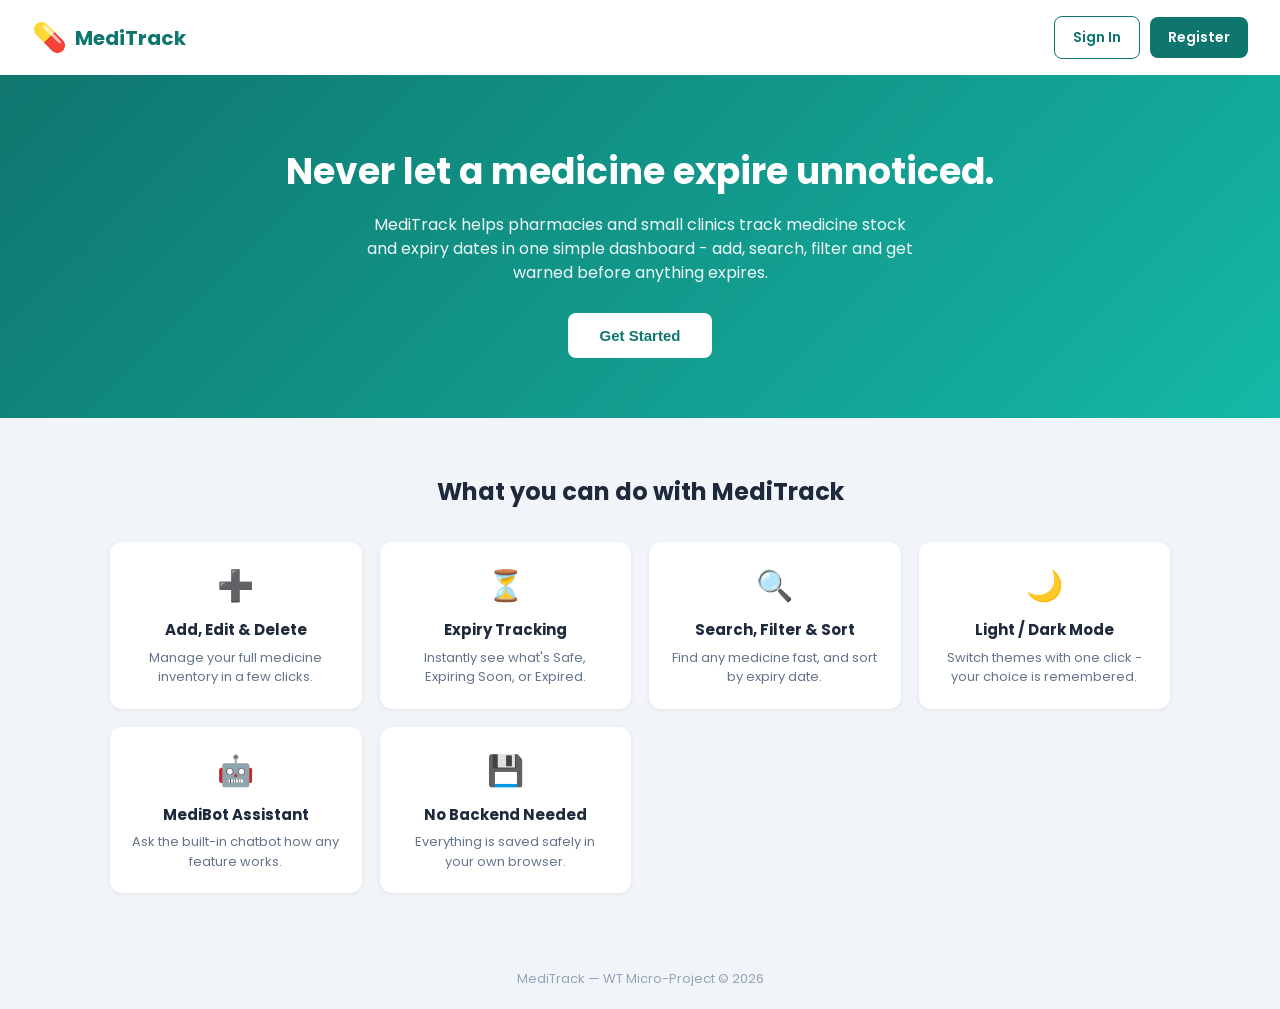
<file: index.html>
<!DOCTYPE html>
<html lang="en">
<head>
  <meta charset="UTF-8" />
  <meta name="viewport" content="width=device-width, initial-scale=1.0" />
  <title>MediTrack - Medicine Expiry Reminder System</title>

  <link rel="stylesheet" href="style.css" />
  <link rel="stylesheet" href="landing.css" />

  <link rel="preconnect" href="https://fonts.googleapis.com">
  <link href="https://fonts.googleapis.com/css2?family=Poppins:wght@400;500;600;700&display=swap" rel="stylesheet">
</head>
<body>

  <!-- ===================== NAVBAR ===================== -->
  <nav class="navbar">
    <div class="brand">
      <span class="brand-icon">💊</span>
      <h1>MediTrack</h1>
    </div>
    <!-- Two entry points: existing users sign in, new users register -->
    <div class="nav-auth-links" id="navAuthLinks">
      <a href="signin.html" id="navSignInLink" class="nav-link nav-link-outline">Sign In</a>
      <a href="register.html" id="navAuthLink" class="nav-link">Register</a>
    </div>
  </nav>

  <!-- ===================== HERO / INTRODUCTION ===================== -->
  <section class="hero">
    <h2>Never let a medicine expire unnoticed.</h2>
    <p>
      MediTrack helps pharmacies and small clinics track medicine stock and
      expiry dates in one simple dashboard - add, search, filter and get
      warned before anything expires.
    </p>
    <!-- Hero button: new/returning users start here (Sign In button removed) -->
    <div class="hero-btn-group">
      <button id="getStartedBtn" class="btn-hero">Get Started</button>
    </div>
  </section>

  <!-- ===================== FEATURES ===================== -->
  <section class="features">
    <h3>What you can do with MediTrack</h3>
    <div class="features-grid">

      <div class="feature-card">
        <div class="feature-icon">➕</div>
        <h4>Add, Edit & Delete</h4>
        <p>Manage your full medicine inventory in a few clicks.</p>
      </div>

      <div class="feature-card">
        <div class="feature-icon">⏳</div>
        <h4>Expiry Tracking</h4>
        <p>Instantly see what's Safe, Expiring Soon, or Expired.</p>
      </div>

      <div class="feature-card">
        <div class="feature-icon">🔍</div>
        <h4>Search, Filter & Sort</h4>
        <p>Find any medicine fast, and sort by expiry date.</p>
      </div>

      <div class="feature-card">
        <div class="feature-icon">🌙</div>
        <h4>Light / Dark Mode</h4>
        <p>Switch themes with one click - your choice is remembered.</p>
      </div>

      <div class="feature-card">
        <div class="feature-icon">🤖</div>
        <h4>MediBot Assistant</h4>
        <p>Ask the built-in chatbot how any feature works.</p>
      </div>

      <div class="feature-card">
        <div class="feature-icon">💾</div>
        <h4>No Backend Needed</h4>
        <p>Everything is saved safely in your own browser.</p>
      </div>

    </div>
  </section>

  <footer class="landing-footer">
    <p>MediTrack &mdash; WT Micro-Project &copy; 2026</p>
  </footer>

  <script src="auth.js"></script>
  <script src="landing.js"></script>
</body>
</html>
</file>
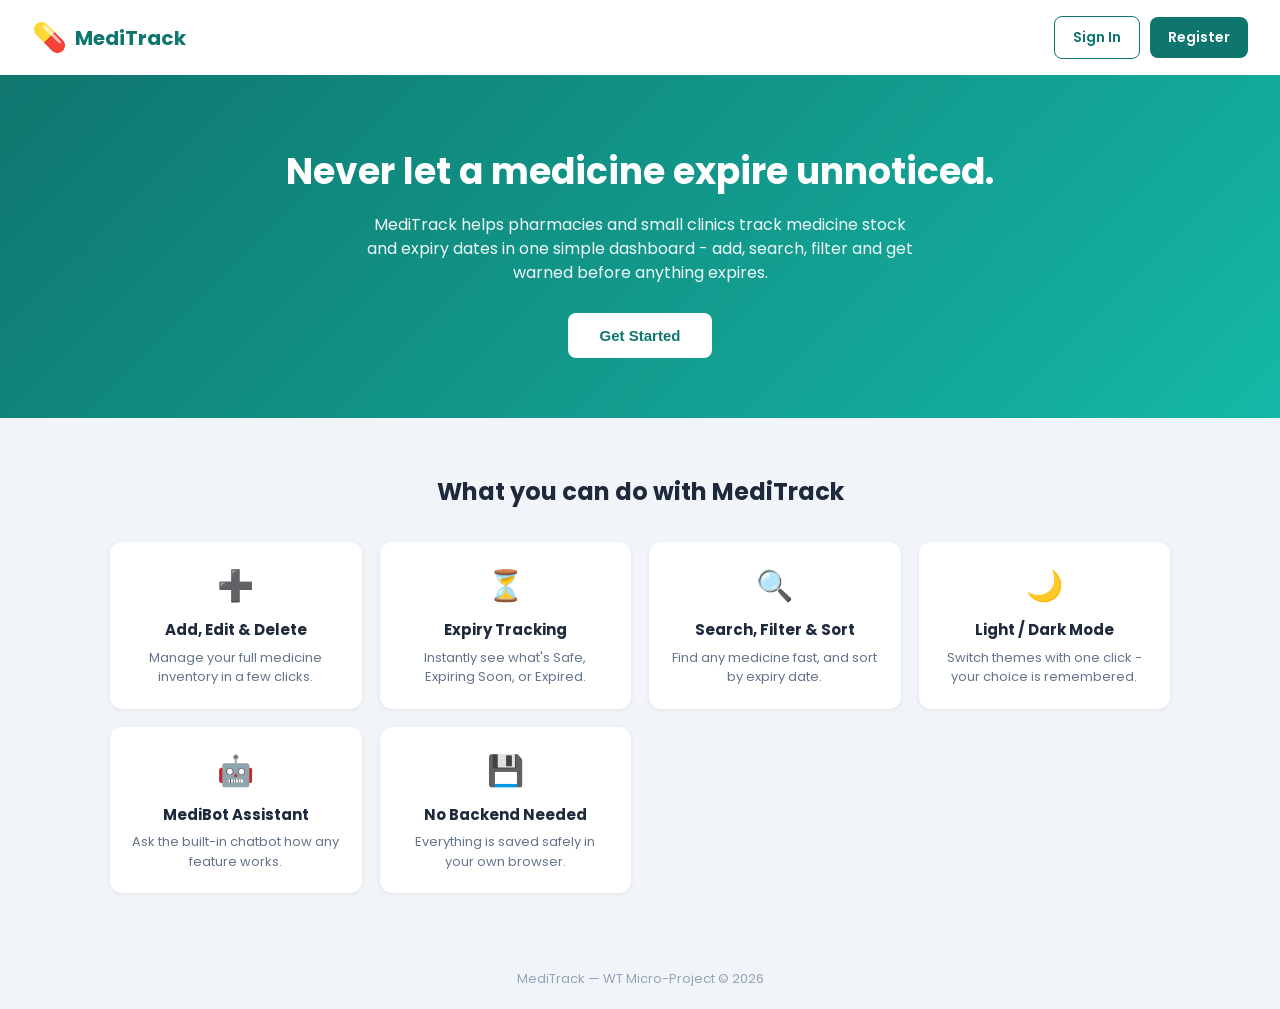
<file: home.html>
<!DOCTYPE html>
<html lang="en">
<head>
  <meta charset="UTF-8" />
  <meta name="viewport" content="width=device-width, initial-scale=1.0" />
  <title>Dashboard - MediTrack</title>
  <!-- Link to our external CSS file -->
  <link rel="stylesheet" href="style.css" />
  <!-- Google Font for a clean pharmacy-dashboard look -->
  <link rel="preconnect" href="https://fonts.googleapis.com">
  <link href="https://fonts.googleapis.com/css2?family=Poppins:wght@400;500;600;700&display=swap" rel="stylesheet">
</head>
<body>

  <!-- ===================== HEADER / TOP BAR ===================== -->
  <header class="topbar">
    <div class="brand">
      <span class="brand-icon">💊</span>
      <h1>MediTrack</h1>
    </div>
    <p class="tagline">Medicine Expiry Date Reminder System</p>

    <!-- Logged-in user's avatar + name + logout button (filled in by auth.js) -->
    <div id="userBadge" class="user-badge-container"></div>

    <!-- Theme toggle button: switches the whole page between light/dark -->
    <button id="themeToggleBtn" class="theme-toggle-btn" title="Toggle light/dark theme">
      🌙
    </button>
  </header>

  <!-- ===================== MAIN LAYOUT ===================== -->
  <main class="container">

    <!-- ---------- DASHBOARD STAT CARDS ---------- -->
    <section class="dashboard" id="dashboard">
      <div class="stat-card total">
        <h3>Total Medicines</h3>
        <p id="statTotal">0</p>
      </div>
      <div class="stat-card safe">
        <h3>Not Expiring Soon</h3>
        <p id="statSafe">0</p>
      </div>
      <div class="stat-card warning">
        <h3>Expiring Soon</h3>
        <p id="statWarning">0</p>
      </div>
      <div class="stat-card danger">
        <h3>Expired</h3>
        <p id="statExpired">0</p>
      </div>
    </section>

    <!-- ---------- ADD MEDICINE FORM ---------- -->
    <section class="form-section">
      <h2>Add New Medicine</h2>
      <form id="medicineForm" novalidate>
        <div class="form-grid">

          <div class="form-group">
            <label for="medName">Medicine Name</label>
            <input type="text" id="medName" placeholder="e.g. Paracetamol" required />
            <span class="error-msg" id="errName"></span>
          </div>

          <div class="form-group">
            <label for="medCategory">Category</label>
            <select id="medCategory" required>
              <option value="">-- Select Category --</option>
              <option value="Tablet">Tablet</option>
              <option value="Syrup">Syrup</option>
              <option value="Injection">Injection</option>
              <option value="Ointment">Ointment</option>
              <option value="Drops">Drops</option>
              <option value="Other">Other</option>
            </select>
            <span class="error-msg" id="errCategory"></span>
          </div>

          <div class="form-group">
            <label for="medQuantity">Quantity</label>
            <input type="number" id="medQuantity" placeholder="e.g. 10" min="1" required />
            <span class="error-msg" id="errQuantity"></span>
          </div>

          <div class="form-group">
            <label for="medExpiry">Expiry Date</label>
            <input type="date" id="medExpiry" required />
            <span class="error-msg" id="errExpiry"></span>
          </div>

        </div>

        <button type="submit" id="submitBtn">+ Add Medicine</button>
      </form>
    </section>

    <!-- ---------- SEARCH / FILTER / SORT TOOLBAR ---------- -->
    <section class="toolbar">
      <input type="text" id="searchInput" placeholder="🔍 Search by medicine name..." />

      <select id="filterStatus">
        <option value="all">All Status</option>
        <option value="safe">Not Expiring Soon</option>
        <option value="warning">Expiring Soon</option>
        <option value="expired">Expired</option>
      </select>

      <select id="sortOrder">
        <option value="none">Sort by Expiry</option>
        <option value="asc">Expiry: Soonest First</option>
        <option value="desc">Expiry: Latest First</option>
      </select>
    </section>

    <!-- ---------- MEDICINE TABLE ---------- -->
    <section class="table-section">
      <table id="medicineTable">
        <thead>
          <tr>
            <th>Name</th>
            <th>Category</th>
            <th>Quantity</th>
            <th>Expiry Date</th>
            <th>Days Left</th>
            <th>Status</th>
            <th>Actions</th>
          </tr>
        </thead>
        <tbody id="medicineTableBody">
          <!-- Rows are inserted here dynamically by JavaScript -->
        </tbody>
      </table>
      <p id="emptyMsg" class="empty-msg">No medicines added yet.</p>
    </section>

  </main>

  <footer class="footer">
    <p>MediTrack &mdash; WT Micro-Project &copy; 2026</p>
  </footer>

  <!-- ===================== CHATBOT WIDGET ===================== -->
  <!-- Floating round button that opens/closes the chat window -->
  <button id="chatToggleBtn" class="chat-toggle-btn" title="Chat with MediBot">💬</button>

  <div id="chatWindow" class="chat-window hidden">
    <div class="chat-header">
      <span>🤖 MediBot</span>
      <button id="chatCloseBtn" class="chat-close-btn">&times;</button>
    </div>

    <div id="chatMessages" class="chat-messages">
      <!-- Chat bubbles are inserted here by JavaScript -->
    </div>

    <form id="chatForm" class="chat-form">
      <input type="text" id="chatInput" placeholder="Ask me something..." autocomplete="off" />
      <button type="submit">Send</button>
    </form>
  </div>

  <!-- auth.js first (login check + avatar helpers), then our dashboard logic -->
  <script src="auth.js"></script>
  <script src="script.js"></script>
</body>
</html>
</file>
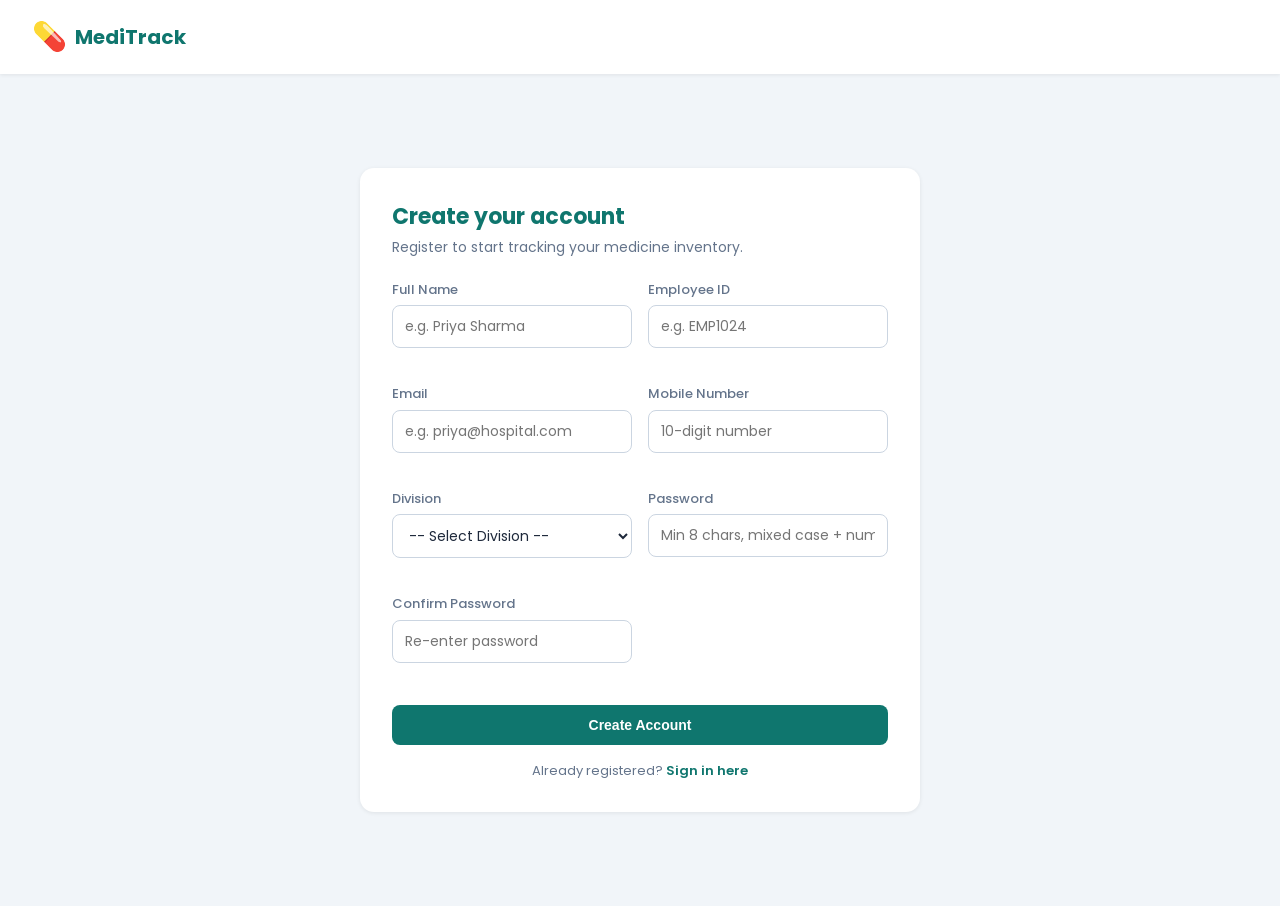
<file: register.html>
<!DOCTYPE html>
<html lang="en">
<head>
  <meta charset="UTF-8" />
  <meta name="viewport" content="width=device-width, initial-scale=1.0" />
  <title>Register - MediTrack</title>

  <link rel="stylesheet" href="style.css" />
  <link rel="stylesheet" href="register.css" />

  <link rel="preconnect" href="https://fonts.googleapis.com">
  <link href="https://fonts.googleapis.com/css2?family=Poppins:wght@400;500;600;700&display=swap" rel="stylesheet">
</head>
<body>

  <!-- ===================== NAVBAR ===================== -->
  <nav class="navbar">
    <a href="index.html" style="text-decoration:none;">
      <div class="brand">
        <span class="brand-icon">💊</span>
        <h1>MediTrack</h1>
      </div>
    </a>
  </nav>

  <!-- ===================== REGISTRATION FORM ===================== -->
  <main class="auth-page">
    <div class="auth-card">
      <h2>Create your account</h2>
      <p class="auth-subtext">Register to start tracking your medicine inventory.</p>

      <form id="registerForm" novalidate>
        <div class="form-grid">

          <div class="form-group">
            <label for="fullName">Full Name</label>
            <input type="text" id="fullName" placeholder="e.g. Priya Sharma" required />
            <span class="error-msg" id="errFullName"></span>
          </div>

          <div class="form-group">
            <label for="employeeId">Employee ID</label>
            <input type="text" id="employeeId" placeholder="e.g. EMP1024" required />
            <span class="error-msg" id="errEmployeeId"></span>
          </div>

          <div class="form-group">
            <label for="email">Email</label>
            <input type="email" id="email" placeholder="e.g. priya@hospital.com" required />
            <span class="error-msg" id="errEmail"></span>
          </div>

          <div class="form-group">
            <label for="mobile">Mobile Number</label>
            <input type="tel" id="mobile" placeholder="10-digit number" required />
            <span class="error-msg" id="errMobile"></span>
          </div>

          <div class="form-group">
            <label for="division">Division</label>
            <select id="division" required>
              <option value="">-- Select Division --</option>
              <option value="Pharmacy">Pharmacy</option>
              <option value="Nursing">Nursing</option>
              <option value="Administration">Administration</option>
              <option value="Inventory">Inventory</option>
              <option value="Other">Other</option>
            </select>
            <span class="error-msg" id="errDivision"></span>
          </div>

          <div class="form-group">
            <label for="password">Password</label>
            <input type="password" id="password" placeholder="Min 8 chars, mixed case + number + symbol" required />
            <span class="error-msg" id="errPassword"></span>
          </div>

          <div class="form-group">
            <label for="confirmPassword">Confirm Password</label>
            <input type="password" id="confirmPassword" placeholder="Re-enter password" required />
            <span class="error-msg" id="errConfirmPassword"></span>
          </div>

        </div>

        <button type="submit">Create Account</button>
      </form>

      <p class="auth-switch">
        Already registered? <a href="signin.html">Sign in here</a>
      </p>
    </div>
  </main>

  <script src="auth.js"></script>
  <script src="register.js"></script>
</body>
</html>
</file>
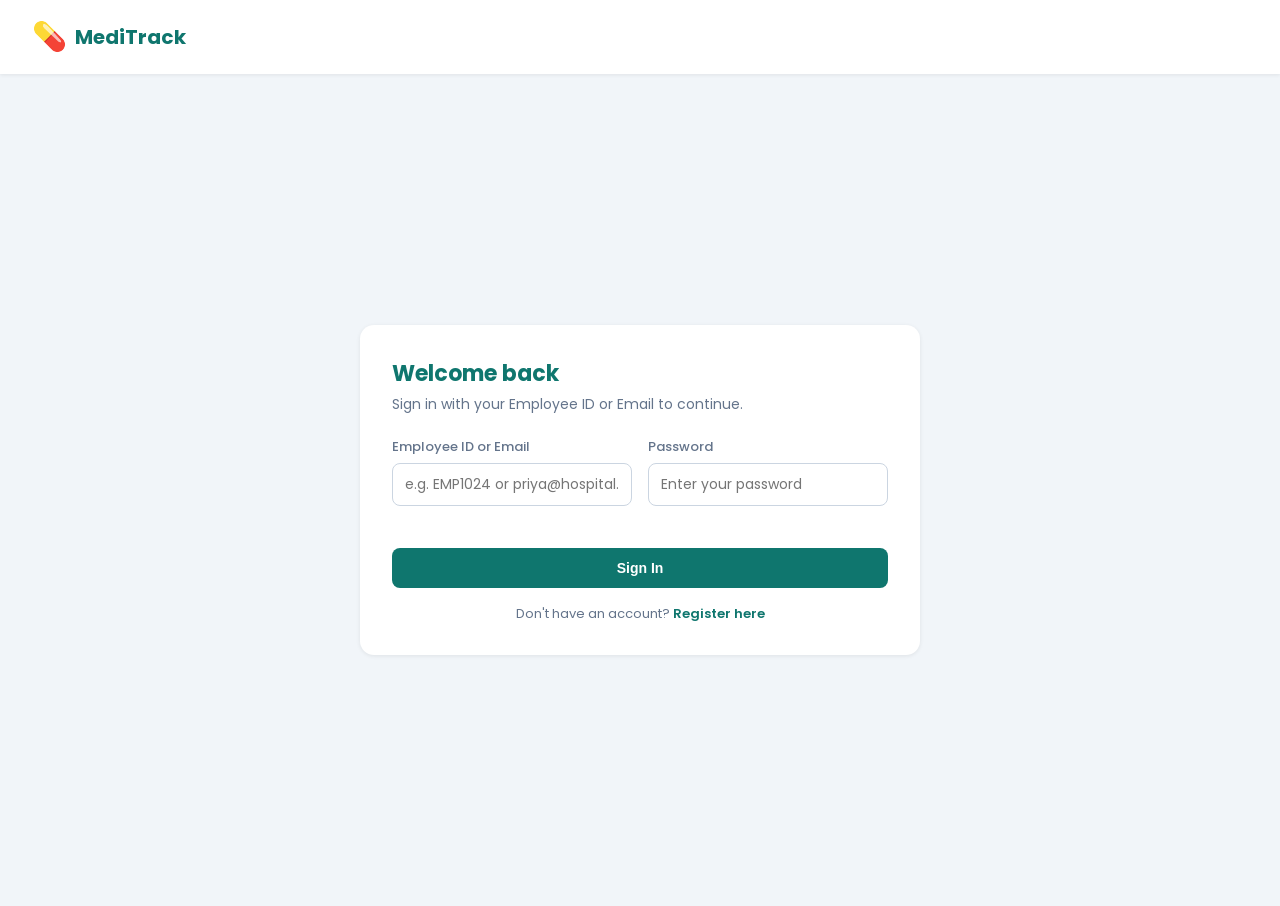
<file: signin.html>
<!DOCTYPE html>
<html lang="en">
<head>
  <meta charset="UTF-8" />
  <meta name="viewport" content="width=device-width, initial-scale=1.0" />
  <title>Sign In - MediTrack</title>

  <link rel="stylesheet" href="style.css" />
  <!-- Reuses the same auth-card/auth-page styling as the registration page -->
  <link rel="stylesheet" href="register.css" />

  <link rel="preconnect" href="https://fonts.googleapis.com">
  <link href="https://fonts.googleapis.com/css2?family=Poppins:wght@400;500;600;700&display=swap" rel="stylesheet">
</head>
<body>

  <!-- ===================== NAVBAR ===================== -->
  <nav class="navbar">
    <a href="index.html" style="text-decoration:none;">
      <div class="brand">
        <span class="brand-icon">💊</span>
        <h1>MediTrack</h1>
      </div>
    </a>
  </nav>

  <!-- ===================== SIGN-IN FORM ===================== -->
  <main class="auth-page">
    <div class="auth-card">
      <h2>Welcome back</h2>
      <p class="auth-subtext">Sign in with your Employee ID or Email to continue.</p>

      <form id="signinForm" novalidate>
        <div class="form-grid">

          <div class="form-group">
            <label for="loginIdentifier">Employee ID or Email</label>
            <input type="text" id="loginIdentifier" placeholder="e.g. EMP1024 or priya@hospital.com" required />
            <span class="error-msg" id="errLoginIdentifier"></span>
          </div>

          <div class="form-group">
            <label for="loginPassword">Password</label>
            <input type="password" id="loginPassword" placeholder="Enter your password" required />
            <span class="error-msg" id="errLoginPassword"></span>
          </div>

        </div>

        <span class="error-msg" id="errLoginGeneral"></span>

        <button type="submit">Sign In</button>
      </form>

      <p class="auth-switch">
        Don't have an account? <a href="register.html">Register here</a>
      </p>
    </div>
  </main>

  <script src="auth.js"></script>
  <script src="signin.js"></script>
</body>
</html>
</file>
<file: style.css>
/* ===================== THEME VARIABLES ===================== */
/* These "CSS variables" hold our colors. The JS just toggles the
   data-theme attribute on <html>, and ALL these colors swap instantly -
   no need to touch every element individually. */
:root {
  --bg-page: #f1f5f9;
  --bg-card: #ffffff;
  --text-main: #1e293b;
  --text-muted: #64748b;
  --border-color: #cbd5e1;
  --table-head-bg: #f1f5f9;
  --row-hover: #f8fafc;
  --input-bg: #ffffff;
}

/* Dark theme overrides: applied when <html data-theme="dark"> is set */
html[data-theme="dark"] {
  --bg-page: #0f172a;
  --bg-card: #1e293b;
  --text-main: #e2e8f0;
  --text-muted: #94a3b8;
  --border-color: #334155;
  --table-head-bg: #273449;
  --row-hover: #243049;
  --input-bg: #1e293b;
}

/* ===================== RESET & BASE STYLES ===================== */
* {
  margin: 0;
  padding: 0;
  box-sizing: border-box; /* makes width/height include padding+border */
}

body {
  font-family: 'Poppins', sans-serif;
  background: var(--bg-page);
  color: var(--text-main);
  line-height: 1.5;
  transition: background 0.3s ease, color 0.3s ease;
}

/* ===================== HEADER ===================== */
.topbar {
  background: linear-gradient(135deg, #0f766e, #14b8a6);
  color: #fff;
  padding: 24px 32px;
  text-align: center;
  box-shadow: 0 2px 8px rgba(0,0,0,0.15);
  position: relative;
}

.brand {
  display: flex;
  align-items: center;
  justify-content: center;
  gap: 10px;
}

.brand-icon { font-size: 28px; }

.topbar h1 { font-size: 26px; font-weight: 700; }

.tagline { font-size: 14px; opacity: 0.9; margin-top: 4px; }

/* Theme toggle button sits in the top-right corner of the header */
.theme-toggle-btn {
  position: absolute;
  top: 20px;
  right: 24px;
  background: rgba(255,255,255,0.15);
  border: 1px solid rgba(255,255,255,0.4);
  color: #fff;
  font-size: 18px;
  width: 42px;
  height: 42px;
  border-radius: 50%;
  cursor: pointer;
  transition: background 0.2s;
}

.theme-toggle-btn:hover { background: rgba(255,255,255,0.3); }

/* ===================== LAYOUT CONTAINER ===================== */
.container {
  max-width: 1100px;
  margin: 0 auto;
  padding: 24px 20px 60px;
}

/* ===================== DASHBOARD STAT CARDS ===================== */
.dashboard {
  display: grid;
  grid-template-columns: repeat(auto-fit, minmax(180px, 1fr));
  gap: 16px;
  margin-bottom: 28px;
}

.stat-card {
  background: var(--bg-card);
  border-radius: 12px;
  padding: 18px;
  text-align: center;
  box-shadow: 0 1px 4px rgba(0,0,0,0.08);
  border-top: 4px solid #cbd5e1;
  transition: background 0.3s ease;
}

.stat-card h3 {
  font-size: 13px;
  font-weight: 500;
  color: var(--text-muted);
  margin-bottom: 8px;
  text-transform: uppercase;
  letter-spacing: 0.5px;
}

.stat-card p {
  font-size: 28px;
  font-weight: 700;
}

.stat-card.total { border-top-color: #0ea5e9; }
.stat-card.total p { color: #0ea5e9; }

.stat-card.safe { border-top-color: #22c55e; }
.stat-card.safe p { color: #22c55e; }

.stat-card.warning { border-top-color: #f59e0b; }
.stat-card.warning p { color: #f59e0b; }

.stat-card.danger { border-top-color: #ef4444; }
.stat-card.danger p { color: #ef4444; }

/* ===================== FORM SECTION ===================== */
.form-section {
  background: var(--bg-card);
  border-radius: 12px;
  padding: 22px;
  margin-bottom: 24px;
  box-shadow: 0 1px 4px rgba(0,0,0,0.08);
  transition: background 0.3s ease;
}

.form-section h2 {
  font-size: 18px;
  margin-bottom: 16px;
  color: #0f766e;
}

.form-grid {
  display: grid;
  grid-template-columns: repeat(auto-fit, minmax(200px, 1fr));
  gap: 16px;
  margin-bottom: 16px;
}

.form-group {
  display: flex;
  flex-direction: column;
}

.form-group label {
  font-size: 13px;
  font-weight: 500;
  margin-bottom: 6px;
  color: var(--text-muted);
}

.form-group input,
.form-group select {
  padding: 10px 12px;
  border: 1px solid var(--border-color);
  border-radius: 8px;
  font-size: 14px;
  font-family: inherit;
  outline: none;
  background: var(--input-bg);
  color: var(--text-main);
  transition: border-color 0.2s, background 0.3s ease;
}

.form-group input:focus,
.form-group select:focus {
  border-color: #14b8a6;
}

.error-msg {
  color: #ef4444;
  font-size: 12px;
  min-height: 16px;
  margin-top: 4px;
}

#submitBtn {
  background: #0f766e;
  color: #fff;
  border: none;
  padding: 12px 24px;
  border-radius: 8px;
  font-size: 14px;
  font-weight: 600;
  cursor: pointer;
  transition: background 0.2s;
}

#submitBtn:hover { background: #115e59; }

/* ===================== TOOLBAR (search/filter/sort) ===================== */
.toolbar {
  display: flex;
  flex-wrap: wrap;
  gap: 12px;
  margin-bottom: 18px;
}

.toolbar input,
.toolbar select {
  padding: 10px 12px;
  border: 1px solid var(--border-color);
  border-radius: 8px;
  font-size: 14px;
  font-family: inherit;
  background: var(--input-bg);
  color: var(--text-main);
  transition: background 0.3s ease;
}

#searchInput { flex: 1; min-width: 200px; }

/* ===================== TABLE ===================== */
.table-section {
  background: var(--bg-card);
  border-radius: 12px;
  padding: 18px;
  box-shadow: 0 1px 4px rgba(0,0,0,0.08);
  overflow-x: auto;
  transition: background 0.3s ease;
}

table {
  width: 100%;
  border-collapse: collapse;
  font-size: 14px;
}

thead th {
  text-align: left;
  padding: 10px;
  background: var(--table-head-bg);
  color: var(--text-muted);
  font-size: 12px;
  text-transform: uppercase;
  letter-spacing: 0.5px;
}

tbody td {
  padding: 10px;
  border-bottom: 1px solid var(--border-color);
  color: var(--text-main);
}

tbody tr:hover { background: var(--row-hover); }

.badge {
  padding: 4px 10px;
  border-radius: 20px;
  font-size: 12px;
  font-weight: 600;
  color: #fff;
  display: inline-block;
}

.badge.safe { background: #22c55e; }
.badge.warning { background: #f59e0b; }
.badge.expired { background: #ef4444; }

.action-btn {
  border: none;
  padding: 6px 10px;
  border-radius: 6px;
  font-size: 12px;
  cursor: pointer;
  margin-right: 6px;
  color: #fff;
}

.edit-btn { background: #0ea5e9; }
.delete-btn { background: #ef4444; }

.empty-msg {
  text-align: center;
  color: #94a3b8;
  padding: 20px;
  display: none; /* shown via JS only when table is empty */
}

/* ===================== FOOTER ===================== */
.footer {
  text-align: center;
  padding: 16px;
  color: #94a3b8;
  font-size: 13px;
}

/* ===================== RESPONSIVE ===================== */
@media (max-width: 600px) {
  .topbar h1 { font-size: 20px; }
  .stat-card p { font-size: 22px; }
  table { font-size: 12px; }
  .chat-window { width: 90vw; right: 5vw; }
}

/* ===================== CHATBOT WIDGET ===================== */

/* Round floating button, fixed to bottom-right of the screen */
.chat-toggle-btn {
  position: fixed;
  bottom: 24px;
  right: 24px;
  width: 56px;
  height: 56px;
  border-radius: 50%;
  border: none;
  background: #0f766e;
  color: #fff;
  font-size: 24px;
  cursor: pointer;
  box-shadow: 0 4px 12px rgba(0,0,0,0.25);
  z-index: 1000;
  transition: transform 0.2s;
}

.chat-toggle-btn:hover { transform: scale(1.08); }

/* The chat window itself */
.chat-window {
  position: fixed;
  bottom: 92px;
  right: 24px;
  width: 320px;
  max-height: 440px;
  background: var(--bg-card);
  border-radius: 14px;
  box-shadow: 0 8px 24px rgba(0,0,0,0.25);
  display: flex;
  flex-direction: column;
  overflow: hidden;
  z-index: 1000;
  transition: background 0.3s ease;
}

/* Hidden state - toggled by JS */
.chat-window.hidden { display: none; }

.chat-header {
  background: #0f766e;
  color: #fff;
  padding: 12px 16px;
  display: flex;
  justify-content: space-between;
  align-items: center;
  font-weight: 600;
}

.chat-close-btn {
  background: none;
  border: none;
  color: #fff;
  font-size: 20px;
  cursor: pointer;
  line-height: 1;
}

.chat-messages {
  flex: 1;
  padding: 12px;
  overflow-y: auto;
  display: flex;
  flex-direction: column;
  gap: 8px;
  max-height: 320px;
}

.chat-bubble {
  padding: 8px 12px;
  border-radius: 12px;
  font-size: 13px;
  max-width: 85%;
  line-height: 1.4;
}

.chat-bubble.bot {
  background: var(--table-head-bg);
  color: var(--text-main);
  align-self: flex-start;
  border-bottom-left-radius: 2px;
}

.chat-bubble.user {
  background: #0f766e;
  color: #fff;
  align-self: flex-end;
  border-bottom-right-radius: 2px;
}

.chat-form {
  display: flex;
  border-top: 1px solid var(--border-color);
}

.chat-form input {
  flex: 1;
  border: none;
  padding: 10px 12px;
  font-size: 13px;
  font-family: inherit;
  background: var(--input-bg);
  color: var(--text-main);
  outline: none;
}

.chat-form button {
  border: none;
  background: #0f766e;
  color: #fff;
  padding: 0 16px;
  font-size: 13px;
  font-weight: 600;
  cursor: pointer;
}

.chat-form button:hover { background: #115e59; }

/* =========================================================================
   NEW: SHARED NAVBAR (used on Landing + Register pages)
   ========================================================================= */
.navbar {
  display: flex;
  align-items: center;
  justify-content: space-between;
  padding: 16px 32px;
  background: var(--bg-card);
  box-shadow: 0 1px 4px rgba(0,0,0,0.08);
}

.navbar .brand {
  justify-content: flex-start;
  gap: 8px;
  color: var(--text-main);
}

.navbar .brand h1 {
  font-size: 20px;
  color: #0f766e;
}

.nav-link {
  text-decoration: none;
  color: #fff;
  background: #0f766e;
  padding: 10px 18px;
  border-radius: 8px;
  font-weight: 600;
  font-size: 14px;
  transition: background 0.2s;
}

.nav-link:hover { background: #115e59; }

/* =========================================================================
   NEW: USER BADGE (avatar + name + logout, top-right of dashboard header)
   ========================================================================= */
.user-badge-container {
  position: absolute;
  top: 18px;
  right: 76px;
  display: flex;
  align-items: center;
  gap: 10px;
}

.user-avatar {
  width: 36px;
  height: 36px;
  border-radius: 50%;
  background: #fff;
  color: #0f766e;
  display: flex;
  align-items: center;
  justify-content: center;
  font-weight: 700;
  font-size: 15px;
  flex-shrink: 0;
}

.user-name {
  color: #fff;
  font-size: 14px;
  font-weight: 500;
  white-space: nowrap;
}

.logout-btn {
  background: rgba(255,255,255,0.15);
  border: 1px solid rgba(255,255,255,0.4);
  color: #fff;
  width: 32px;
  height: 32px;
  border-radius: 50%;
  cursor: pointer;
  font-size: 14px;
  transition: background 0.2s;
}

.logout-btn:hover { background: rgba(255,255,255,0.3); }

@media (max-width: 700px) {
  .user-badge-container { right: 64px; }
  .user-name { display: none; } /* hide name on very small screens, keep avatar */
}

/* =========================================================================
   NEW: SIGN IN ENTRY POINTS (landing page nav + hero, and signin.html page)
   ========================================================================= */

/* Wraps the two navbar links (Sign In + Register) on the landing page */
.nav-auth-links {
  display: flex;
  align-items: center;
  gap: 10px;
}

/* Outlined variant of .nav-link, used for "Sign In" next to "Register" */
.nav-link-outline {
  background: transparent;
  color: #0f766e;
  border: 1px solid #0f766e;
}

.nav-link-outline:hover { background: rgba(15,118,110,0.08); }

/* Groups the two hero buttons (Get Started + Sign In) side by side */
.hero-btn-group {
  display: flex;
  justify-content: center;
  gap: 12px;
  flex-wrap: wrap;
}

/* Outlined variant of .btn-hero, used for the hero "Sign In" button */
.btn-hero-outline {
  background: transparent;
  color: #fff;
  border: 1px solid #fff;
}

.btn-hero-outline:hover { background: rgba(255,255,255,0.15); transform: translateY(-2px); }
</file>
<file: landing.css>
/* =========================================================================
   LANDING.CSS - Layout just for the landing page's hero & features.
   Colors/fonts still come from style.css (loaded first on the page).
   ========================================================================= */

.hero {
  text-align: center;
  padding: 70px 20px 60px;
  background: linear-gradient(135deg, #0f766e, #14b8a6);
  color: #fff;
}

.hero h2 {
  font-size: 36px;
  margin-bottom: 14px;
}

.hero p {
  font-size: 16px;
  max-width: 560px;
  margin: 0 auto 28px;
  opacity: 0.95;
}

.btn-hero {
  background: #fff;
  color: #0f766e;
  border: none;
  padding: 14px 32px;
  border-radius: 8px;
  font-size: 15px;
  font-weight: 700;
  cursor: pointer;
  transition: transform 0.15s;
}

.btn-hero:hover { transform: translateY(-2px); }

.features {
  max-width: 1100px;
  margin: 0 auto;
  padding: 56px 20px;
}

.features h3 {
  text-align: center;
  font-size: 24px;
  margin-bottom: 32px;
  color: var(--text-main);
}

.features-grid {
  display: grid;
  grid-template-columns: repeat(auto-fit, minmax(220px, 1fr));
  gap: 18px;
}

.feature-card {
  background: var(--bg-card);
  border-radius: 12px;
  padding: 22px;
  box-shadow: 0 1px 4px rgba(0,0,0,0.08);
  text-align: center;
}

.feature-icon { font-size: 30px; margin-bottom: 10px; }

.feature-card h4 { font-size: 15px; margin-bottom: 6px; color: var(--text-main); }

.feature-card p { font-size: 13px; color: var(--text-muted); }

.landing-footer {
  text-align: center;
  padding: 20px;
  color: #94a3b8;
  font-size: 13px;
}
</file>
<file: register.css>
/* =========================================================================
   REGISTER.CSS - Layout just for the registration page's form card.
   Colors/fonts still come from style.css (loaded first on the page).
   ========================================================================= */

.auth-page {
  min-height: calc(100vh - 68px); /* full height minus the navbar */
  display: flex;
  align-items: center;
  justify-content: center;
  padding: 32px 16px;
}

.auth-card {
  background: var(--bg-card);
  border-radius: 14px;
  box-shadow: 0 1px 4px rgba(0,0,0,0.08);
  padding: 32px;
  width: 100%;
  max-width: 560px;
}

.auth-card h2 {
  color: #0f766e;
  font-size: 22px;
  margin-bottom: 4px;
}

.auth-subtext {
  color: var(--text-muted);
  font-size: 14px;
  margin-bottom: 22px;
}

.auth-card button[type="submit"] {
  background: #0f766e;
  color: #fff;
  border: none;
  padding: 12px 24px;
  border-radius: 8px;
  font-size: 14px;
  font-weight: 600;
  cursor: pointer;
  width: 100%;
  margin-top: 6px;
  transition: background 0.2s;
}

.auth-card button[type="submit"]:hover { background: #115e59; }

.auth-switch {
  text-align: center;
  margin-top: 16px;
  font-size: 13px;
  color: var(--text-muted);
}

.auth-switch a {
  color: #0f766e;
  font-weight: 600;
  text-decoration: none;
}

.auth-switch a:hover { text-decoration: underline; }
</file>
